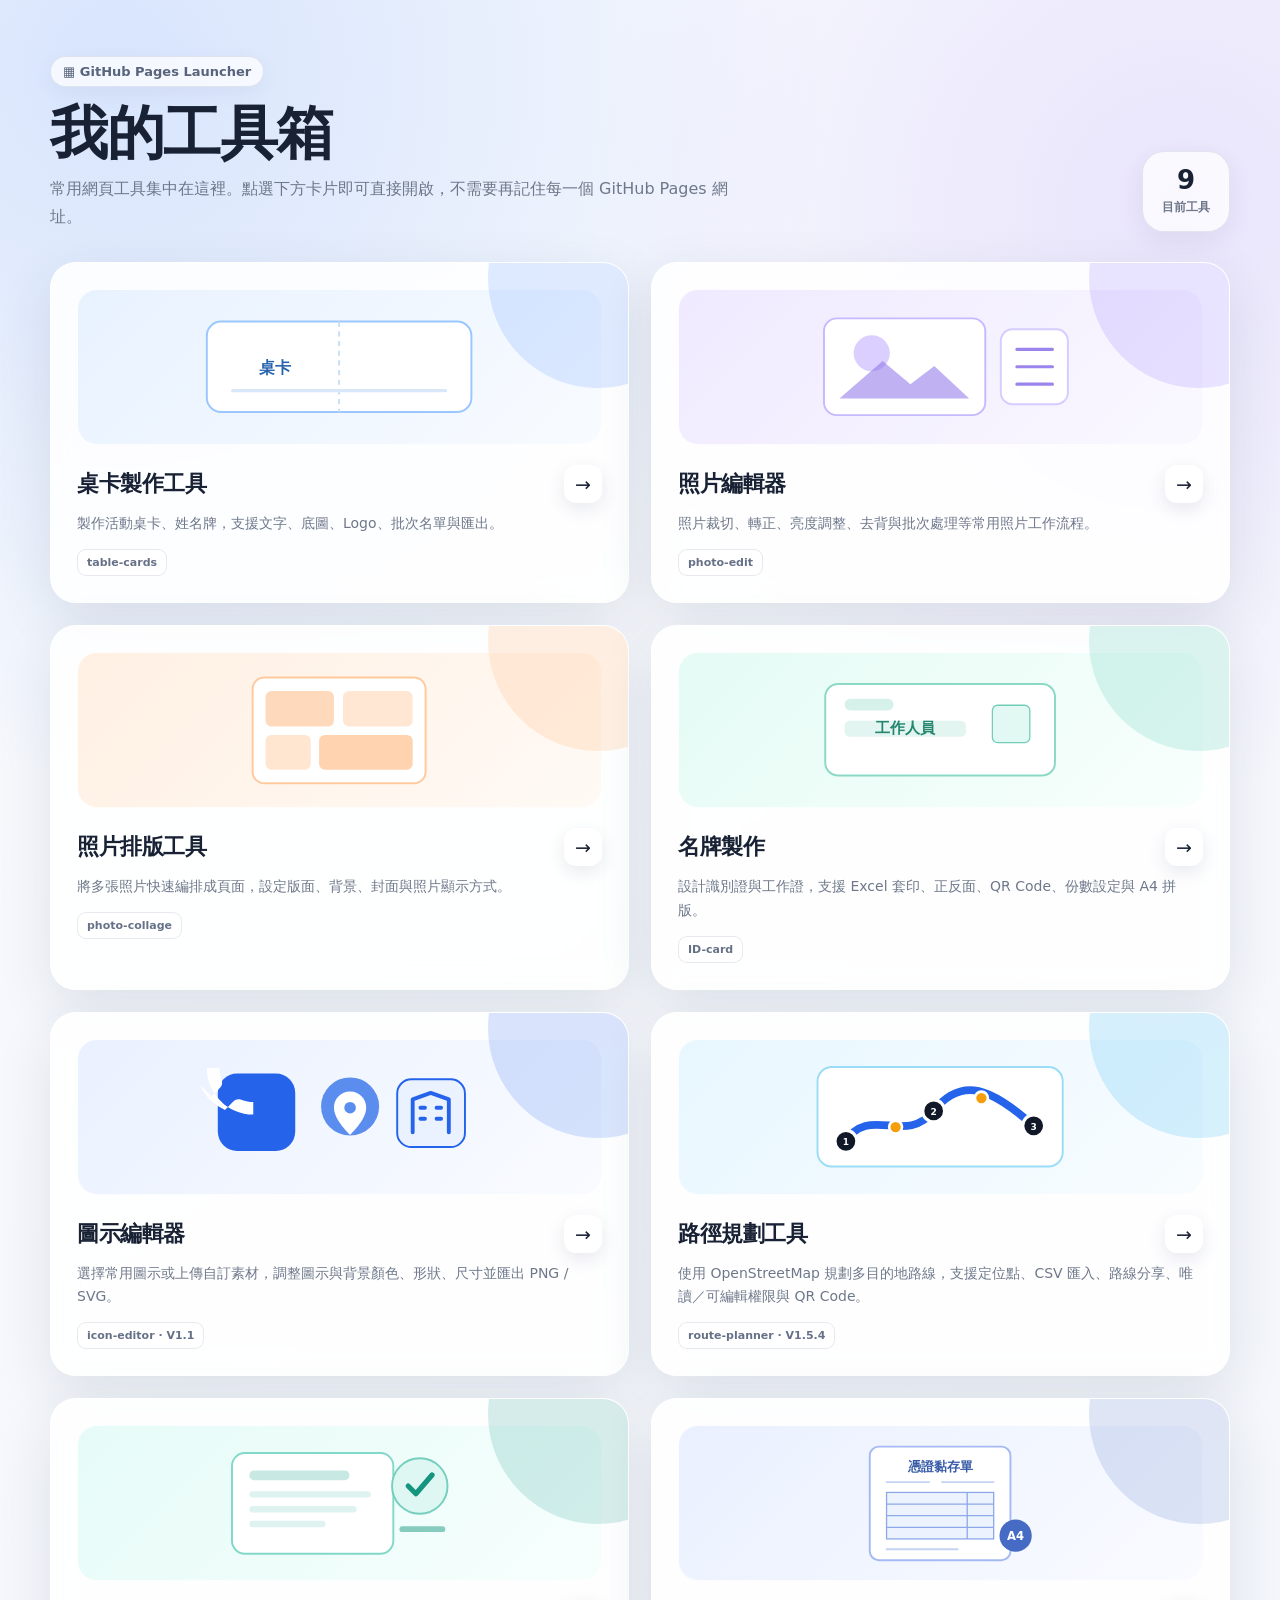
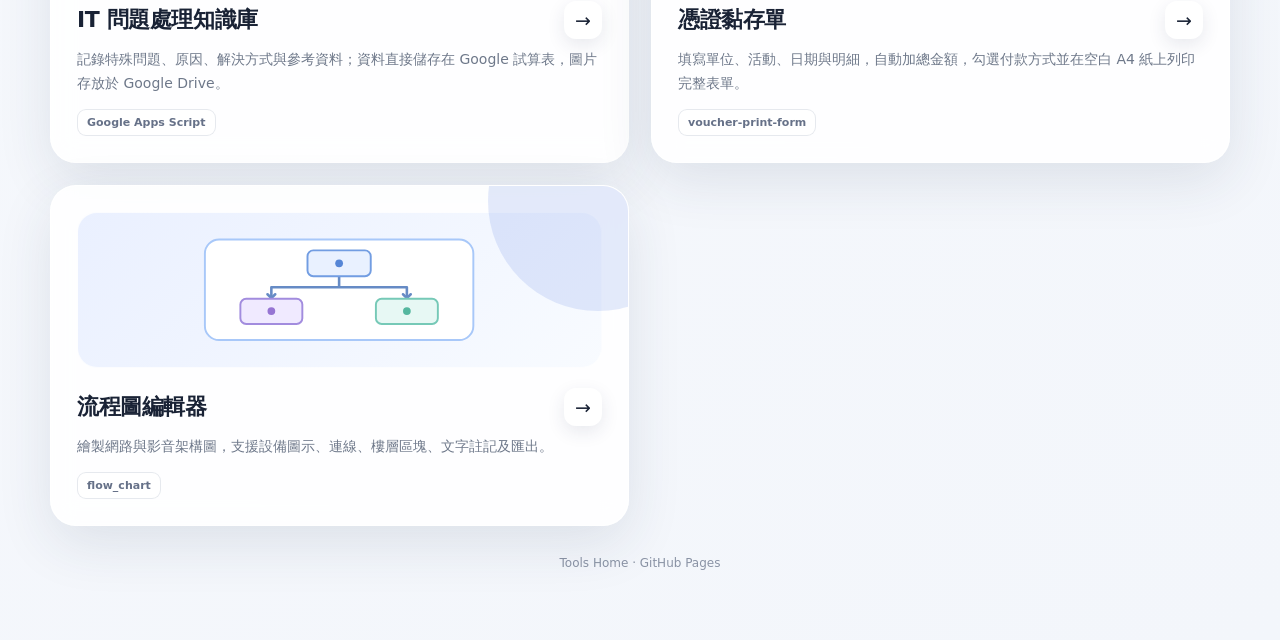
<file: index.html>
<!DOCTYPE html>
<html lang="zh-Hant">
<head>
<meta charset="UTF-8">
<meta name="viewport" content="width=device-width, initial-scale=1.0">
<meta name="theme-color" content="#f4f7fb">
<title>我的工具箱</title>
<style>
:root{--bg:#f3f6fb;--panel:rgba(255,255,255,.88);--text:#192235;--muted:#6e788a;--line:rgba(82,101,137,.14);--shadow:0 18px 55px rgba(37,52,81,.11);--shadow-hover:0 26px 70px rgba(37,52,81,.18);--radius:26px}
*{box-sizing:border-box}html,body{margin:0;min-height:100%;font-family:"Microsoft JhengHei","Noto Sans TC",system-ui,-apple-system,BlinkMacSystemFont,"Segoe UI",sans-serif;color:var(--text)}
body{min-height:100vh;background:radial-gradient(circle at 9% 3%,rgba(74,137,255,.18),transparent 29%),radial-gradient(circle at 92% 9%,rgba(151,97,255,.13),transparent 25%),linear-gradient(145deg,#f7f9fd,var(--bg))}
a{color:inherit;text-decoration:none}.shell{width:min(1180px,calc(100% - 40px));margin:auto;padding:56px 0 70px}.hero{display:flex;align-items:flex-end;justify-content:space-between;gap:24px;margin-bottom:30px}.eyebrow{display:inline-flex;align-items:center;gap:8px;padding:7px 12px;border:1px solid var(--line);border-radius:999px;background:rgba(255,255,255,.72);font-size:13px;font-weight:800;color:#58647b;box-shadow:0 6px 20px rgba(45,61,95,.06)}
h1{margin:15px 0 10px;font-size:clamp(36px,5vw,58px);line-height:1.08;letter-spacing:-1.5px}.hero p{max-width:690px;margin:0;color:var(--muted);font-size:16px;line-height:1.8}.count{flex:0 0 auto;padding:15px 19px;border:1px solid var(--line);border-radius:22px;background:rgba(255,255,255,.74);box-shadow:0 8px 25px rgba(35,52,86,.07);text-align:center}.count strong{display:block;font-size:26px;line-height:1}.count span{display:block;margin-top:6px;color:var(--muted);font-size:12px;font-weight:700}
.grid{display:grid;grid-template-columns:repeat(2,minmax(0,1fr));gap:22px}.card{position:relative;min-height:330px;padding:26px;overflow:hidden;border:1px solid rgba(255,255,255,.9);border-radius:var(--radius);background:var(--panel);box-shadow:var(--shadow);backdrop-filter:blur(12px);transition:.22s ease}.card:hover{transform:translateY(-6px);box-shadow:var(--shadow-hover);border-color:rgba(95,118,160,.24)}.card:focus-visible{outline:4px solid rgba(61,118,255,.25);outline-offset:4px}.card::after{content:"";position:absolute;width:220px;height:220px;right:-80px;top:-95px;border-radius:50%;background:var(--glow);opacity:.75}.art{height:156px;display:flex;align-items:center;justify-content:center;position:relative;overflow:hidden;border:1px solid rgba(255,255,255,.8);border-radius:20px;background:var(--art-bg)}.art svg{width:88%;height:88%;position:relative;z-index:1}.card-head{display:flex;align-items:center;justify-content:space-between;gap:14px;margin-top:20px}.card h2{margin:0;font-size:22px;letter-spacing:-.4px}.arrow{width:38px;height:38px;display:grid;place-items:center;border-radius:12px;background:#fff;box-shadow:0 6px 18px rgba(35,52,86,.1);font-size:19px;transition:transform .2s ease}.card:hover .arrow{transform:translateX(3px)}.card p{margin:9px 0 0;color:var(--muted);font-size:14px;line-height:1.7}.tag{display:inline-block;margin-top:13px;padding:6px 9px;border:1px solid var(--line);border-radius:9px;background:rgba(255,255,255,.72);color:#667188;font-size:11px;font-weight:800}
.table{--glow:rgba(74,142,255,.23);--art-bg:linear-gradient(135deg,#e8f2ff,#f8fbff)}.edit{--glow:rgba(127,92,255,.21);--art-bg:linear-gradient(135deg,#efeaff,#faf8ff)}.collage{--glow:rgba(255,158,79,.22);--art-bg:linear-gradient(135deg,#fff0e3,#fffaf5)}.idcard{--glow:rgba(45,190,156,.22);--art-bg:linear-gradient(135deg,#e5fbf5,#f8fffc)}.iconeditor{--glow:rgba(35,99,235,.22);--art-bg:linear-gradient(135deg,#eaf1ff,#f9fbff)}.routeplanner{--glow:rgba(14,165,233,.22);--art-bg:linear-gradient(135deg,#e8f7ff,#f8fcff)}.voucher{--glow:rgba(70,107,196,.22);--art-bg:linear-gradient(135deg,#eaf0ff,#f9fbff)}.knowledge{--glow:rgba(13,148,136,.22);--art-bg:linear-gradient(135deg,#e6fbf7,#f7fffd)}
.flowchart{--glow:rgba(93,126,226,.22);--art-bg:linear-gradient(135deg,#eaf0ff,#f8fbff)}
footer{margin-top:30px;text-align:center;color:#8a93a5;font-size:12px}@media(max-width:760px){.shell{width:min(100% - 24px,1180px);padding:34px 0 45px}.hero{align-items:flex-start}.count{display:none}.grid{grid-template-columns:1fr}.card{min-height:310px;padding:20px}.art{height:145px}}@media(prefers-reduced-motion:reduce){.card,.arrow{transition:none}.card:hover{transform:none}}
</style>
</head>
<body>
<main class="shell">
<header class="hero"><div><div class="eyebrow">▦ GitHub Pages Launcher</div><h1>我的工具箱</h1><p>常用網頁工具集中在這裡。點選下方卡片即可直接開啟，不需要再記住每一個 GitHub Pages 網址。</p></div><div class="count"><strong>9</strong><span>目前工具</span></div></header>
<section class="grid" aria-label="工具清單">
<a class="card table" href="https://squall021.github.io/table-cards/" aria-label="開啟桌卡製作工具"><div class="art"><svg viewBox="0 0 520 210" aria-hidden="true"><rect x="55" y="35" width="410" height="140" rx="22" fill="#fff" stroke="#9bc7ff" stroke-width="3"/><path d="M260 35v140" stroke="#c6ddf8" stroke-width="3" stroke-dasharray="8 7"/><path d="M95 142h330" stroke="#d9e8f8" stroke-width="5" stroke-linecap="round"/><text x="161" y="114" text-anchor="middle" font-size="25" font-weight="700" fill="#2864ad">桌卡</text></svg></div><div class="card-head"><h2>桌卡製作工具</h2><span class="arrow">→</span></div><p>製作活動桌卡、姓名牌，支援文字、底圖、Logo、批次名單與匯出。</p><span class="tag">table-cards</span></a>
<a class="card edit" href="https://squall021.github.io/photo-edit/" aria-label="開啟照片編輯器"><div class="art"><svg viewBox="0 0 520 210" aria-hidden="true"><rect x="80" y="30" width="250" height="150" rx="20" fill="#fff" stroke="#c7b9ff" stroke-width="3"/><circle cx="154" cy="84" r="28" fill="#dacfff"/><path d="M104 154l67-58 43 36 37-28 54 50z" fill="#8b72e8" opacity=".54"/><g transform="translate(354 47)"><rect width="104" height="116" rx="18" fill="#fff" stroke="#d6ccff" stroke-width="3"/><path d="M25 31h55M25 58h55M25 85h55" stroke="#9b85ec" stroke-width="5" stroke-linecap="round"/></g></svg></div><div class="card-head"><h2>照片編輯器</h2><span class="arrow">→</span></div><p>照片裁切、轉正、亮度調整、去背與批次處理等常用照片工作流程。</p><span class="tag">photo-edit</span></a>
<a class="card collage" href="https://squall021.github.io/photo-collage/" aria-label="開啟照片排版工具"><div class="art"><svg viewBox="0 0 520 210" aria-hidden="true"><rect x="126" y="24" width="268" height="164" rx="18" fill="#fff" stroke="#ffc99e" stroke-width="3"/><rect x="146" y="45" width="106" height="55" rx="9" fill="#ffd9bb"/><rect x="266" y="45" width="108" height="55" rx="9" fill="#ffe7d4"/><rect x="146" y="113" width="70" height="54" rx="9" fill="#ffe6d1"/><rect x="229" y="113" width="145" height="54" rx="9" fill="#ffd3b0"/></svg></div><div class="card-head"><h2>照片排版工具</h2><span class="arrow">→</span></div><p>將多張照片快速編排成頁面，設定版面、背景、封面與照片顯示方式。</p><span class="tag">photo-collage</span></a>
<a class="card idcard" href="https://squall021.github.io/ID-card/" aria-label="開啟名牌製作工具"><div class="art"><svg viewBox="0 0 520 210" aria-hidden="true"><rect x="82" y="34" width="356" height="142" rx="20" fill="#fff" stroke="#8bd9c5" stroke-width="3"/><rect x="112" y="57" width="76" height="18" rx="9" fill="#35b995" opacity=".2"/><rect x="112" y="91" width="188" height="25" rx="8" fill="#35b995" opacity=".14"/><rect x="341" y="67" width="58" height="58" rx="8" fill="#e2f8f2" stroke="#74cdb5" stroke-width="2"/><text x="206" y="110" text-anchor="middle" font-size="24" font-weight="700" fill="#25866f">工作人員</text></svg></div><div class="card-head"><h2>名牌製作</h2><span class="arrow">→</span></div><p>設計識別證與工作證，支援 Excel 套印、正反面、QR Code、份數設定與 A4 拼版。</p><span class="tag">ID-card</span></a>
<a class="card iconeditor" href="https://squall021.github.io/icon-editor/" aria-label="開啟圖示編輯器"><div class="art"><svg viewBox="0 0 520 210" aria-hidden="true"><rect x="72" y="38" width="120" height="120" rx="30" fill="#2563eb"/><path d="M103 91c15 29 25 39 54 54l18-18c5-5 11-6 17-4 9 3 18 5 26 5v27c-55 0-100-45-100-100h27c0 8 2 17 5 26 2 6 1 12-4 17l-18 18" transform="translate(-30 -10) scale(.72)" fill="#fff"/><rect x="232" y="44" width="90" height="90" rx="45" fill="#5b8def"/><path d="M277 66c-14 0-25 11-25 25 0 19 25 42 25 42s25-23 25-42c0-14-11-25-25-25zm0 34a9 9 0 1 1 0-18 9 9 0 0 1 0 18z" fill="#fff"/><rect x="350" y="47" width="105" height="105" rx="22" fill="#eaf1ff" stroke="#2563eb" stroke-width="3"/><path d="M374 129V78l28-10 28 10v51M386 91h7M411 91h7M386 108h7M411 108h7" fill="none" stroke="#2563eb" stroke-width="6" stroke-linecap="round" stroke-linejoin="round"/></svg></div><div class="card-head"><h2>圖示編輯器</h2><span class="arrow">→</span></div><p>選擇常用圖示或上傳自訂素材，調整圖示與背景顏色、形狀、尺寸並匯出 PNG / SVG。</p><span class="tag">icon-editor · V1.1</span></a>
<a class="card routeplanner" href="https://squall021.github.io/route-planner/" aria-label="開啟路徑規劃工具"><div class="art"><svg viewBox="0 0 520 210" aria-hidden="true"><rect x="70" y="28" width="380" height="154" rx="22" fill="#fff" stroke="#9bdcf6" stroke-width="3"/><path d="M112 145C150 84 206 151 250 96S340 61 406 120" fill="none" stroke="#2563eb" stroke-width="12" stroke-linecap="round" stroke-linejoin="round"/><circle cx="114" cy="143" r="17" fill="#111827" stroke="#fff" stroke-width="5"/><circle cx="250" cy="96" r="17" fill="#111827" stroke="#fff" stroke-width="5"/><circle cx="405" cy="119" r="17" fill="#111827" stroke="#fff" stroke-width="5"/><circle cx="191" cy="121" r="10" fill="#f59e0b" stroke="#fff" stroke-width="4"/><circle cx="324" cy="76" r="10" fill="#f59e0b" stroke="#fff" stroke-width="4"/><text x="114" y="149" text-anchor="middle" font-size="14" font-weight="800" fill="#fff">1</text><text x="250" y="102" text-anchor="middle" font-size="14" font-weight="800" fill="#fff">2</text><text x="405" y="125" text-anchor="middle" font-size="14" font-weight="800" fill="#fff">3</text></svg></div><div class="card-head"><h2>路徑規劃工具</h2><span class="arrow">→</span></div><p>使用 OpenStreetMap 規劃多目的地路線，支援定位點、CSV 匯入、路線分享、唯讀／可編輯權限與 QR Code。</p><span class="tag">route-planner · V1.5.4</span></a>
<a class="card knowledge" href="https://script.google.com/macros/s/AKfycbw3EKyF6JklNH8o-5qNsfWs-Ra4sh7tf52tB00YieVcHJUgbrg1BltepWJzDWqhQylY/exec" aria-label="開啟 IT 問題處理知識庫"><div class="art"><svg viewBox="0 0 520 210" aria-hidden="true"><rect x="94" y="28" width="250" height="156" rx="20" fill="#fff" stroke="#82d8c9" stroke-width="3"/><rect x="121" y="55" width="155" height="15" rx="7" fill="#19a38c" opacity=".24"/><rect x="121" y="87" width="188" height="10" rx="5" fill="#19a38c" opacity=".14"/><rect x="121" y="110" width="166" height="10" rx="5" fill="#19a38c" opacity=".14"/><rect x="121" y="133" width="118" height="10" rx="5" fill="#19a38c" opacity=".14"/><circle cx="385" cy="79" r="43" fill="#dff7f2" stroke="#76cfbe" stroke-width="3"/><path d="M367 79l12 12 25-29" fill="none" stroke="#15947f" stroke-width="8" stroke-linecap="round" stroke-linejoin="round"/><path d="M358 146h62" stroke="#15947f" stroke-width="9" stroke-linecap="round" opacity=".48"/></svg></div><div class="card-head"><h2>IT 問題處理知識庫</h2><span class="arrow">→</span></div><p>記錄特殊問題、原因、解決方式與參考資料；資料直接儲存在 Google 試算表，圖片存放於 Google Drive。</p><span class="tag">Google Apps Script</span></a>
<a class="card voucher" href="https://squall021.github.io/voucher-print-form/" aria-label="開啟憑證黏存單列印工具"><div class="art"><svg viewBox="0 0 520 210" aria-hidden="true"><rect x="151" y="18" width="218" height="176" rx="14" fill="#fff" stroke="#a5baf4" stroke-width="3"/><text x="260" y="56" text-anchor="middle" font-size="20" font-weight="700" fill="#385ba8">憑證黏存單</text><path d="M177 73h66M263 73h80" stroke="#c5d3f2" stroke-width="3" stroke-linecap="round"/><rect x="177" y="89" width="166" height="72" fill="#edf2ff" stroke="#8ca8e7" stroke-width="2"/><path d="M302 89v72M177 107h166M177 125h166M177 143h166" stroke="#8ca8e7" stroke-width="2"/><path d="M177 177h110" stroke="#c5d3f2" stroke-width="3" stroke-linecap="round"/><circle cx="377" cy="156" r="25" fill="#466bc4"/><text x="377" y="162" text-anchor="middle" font-size="18" font-weight="700" fill="#fff">A4</text></svg></div><div class="card-head"><h2>憑證黏存單</h2><span class="arrow">→</span></div><p>填寫單位、活動、日期與明細，自動加總金額，勾選付款方式並在空白 A4 紙上列印完整表單。</p><span class="tag">voucher-print-form</span></a>
<a class="card flowchart" href="https://squall021.github.io/flow_chart/" aria-label="開啟流程圖編輯器"><div class="art"><svg viewBox="0 0 520 210" aria-hidden="true"><rect x="52" y="27" width="416" height="156" rx="22" fill="#fff" stroke="#a8c8f9" stroke-width="3"/><g fill="none" stroke="#668bc5" stroke-width="4" stroke-linecap="round" stroke-linejoin="round"><path d="M260 77v24M260 101H155v17M260 101h105v17"/><path d="m149 112 6 6 6-6m198 0 6 6 6-6"/></g><rect x="211" y="44" width="98" height="40" rx="9" fill="#e9f1ff" stroke="#729de2" stroke-width="3"/><rect x="107" y="119" width="96" height="39" rx="9" fill="#f0eaff" stroke="#a28cde" stroke-width="3"/><rect x="317" y="119" width="96" height="39" rx="9" fill="#e7f8f4" stroke="#76c9b7" stroke-width="3"/><circle cx="260" cy="64" r="6" fill="#5686d6"/><circle cx="155" cy="138" r="6" fill="#9675d3"/><circle cx="365" cy="138" r="6" fill="#55b79f"/></svg></div><div class="card-head"><h2>流程圖編輯器</h2><span class="arrow">→</span></div><p>繪製網路與影音架構圖，支援設備圖示、連線、樓層區塊、文字註記及匯出。</p><span class="tag">flow_chart</span></a>
</section>
<footer>Tools Home · GitHub Pages</footer>
</main>
</body>
</html>
</file>
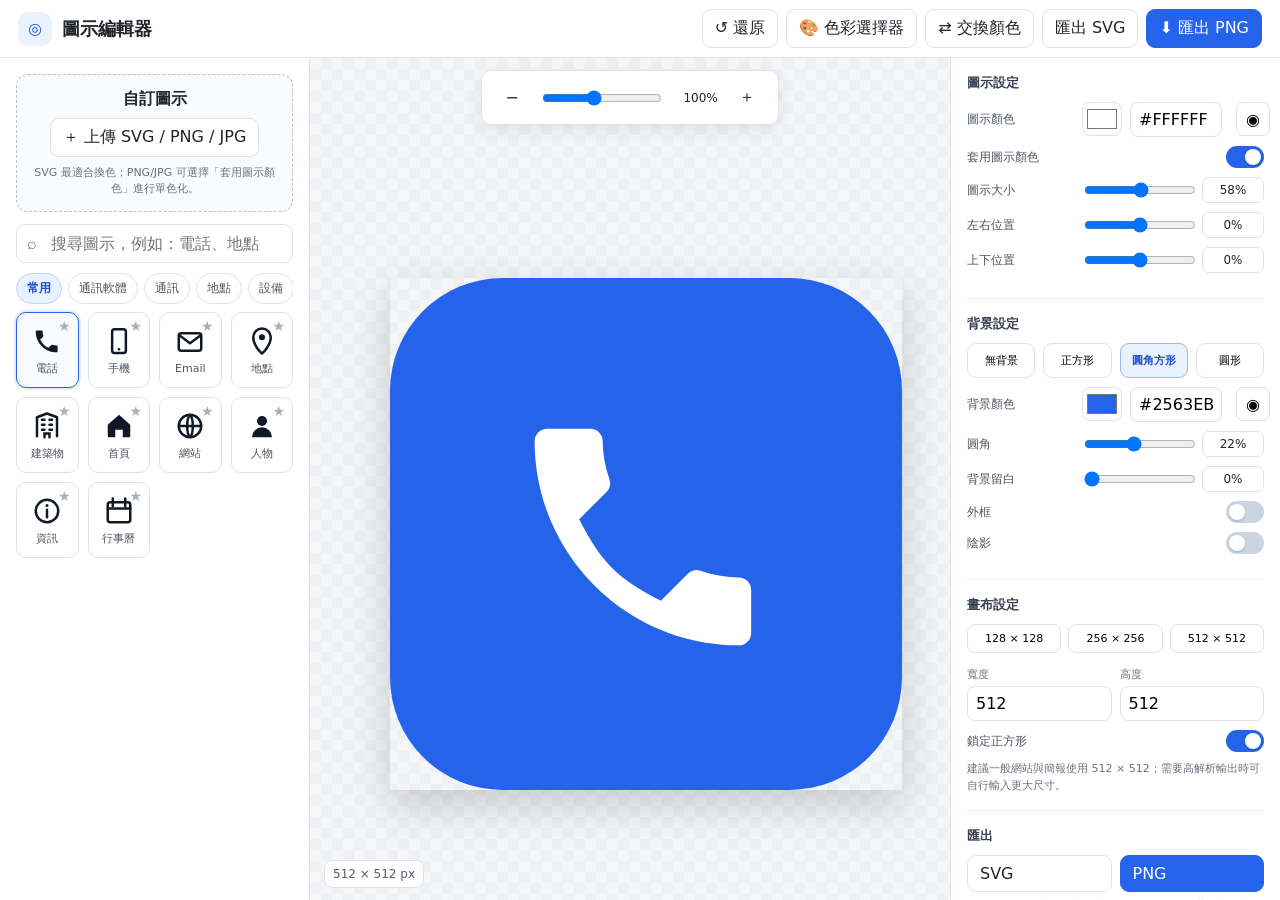
<file: icon-editor/index.html>
<!DOCTYPE html>
<html lang="zh-Hant">
<head>
<meta charset="UTF-8">
<meta name="viewport" content="width=device-width,initial-scale=1.0">
<title>圖示編輯器 V1.3</title>
<style>
html,body{margin:0;width:100%;height:100%;overflow:hidden;background:#f5f6f8}
iframe{display:block;width:100%;height:100%;border:0}
</style>
</head>
<body>
<iframe id="appFrame" src="base-v1.1.html" title="圖示編輯器"></iframe>
<script>
const frame=document.getElementById('appFrame');
frame.addEventListener('load',()=>{
  const doc=frame.contentDocument;
  if(!doc) return;

  const brands=doc.createElement('script');
  brands.src='brands.js?v=1.3';
  brands.onload=()=>{
    const picker=doc.createElement('script');
    picker.src='color-picker.js?v=1.3';
    doc.body.appendChild(picker);
  };
  doc.body.appendChild(brands);
});
</script>
</body>
</html>
</file>
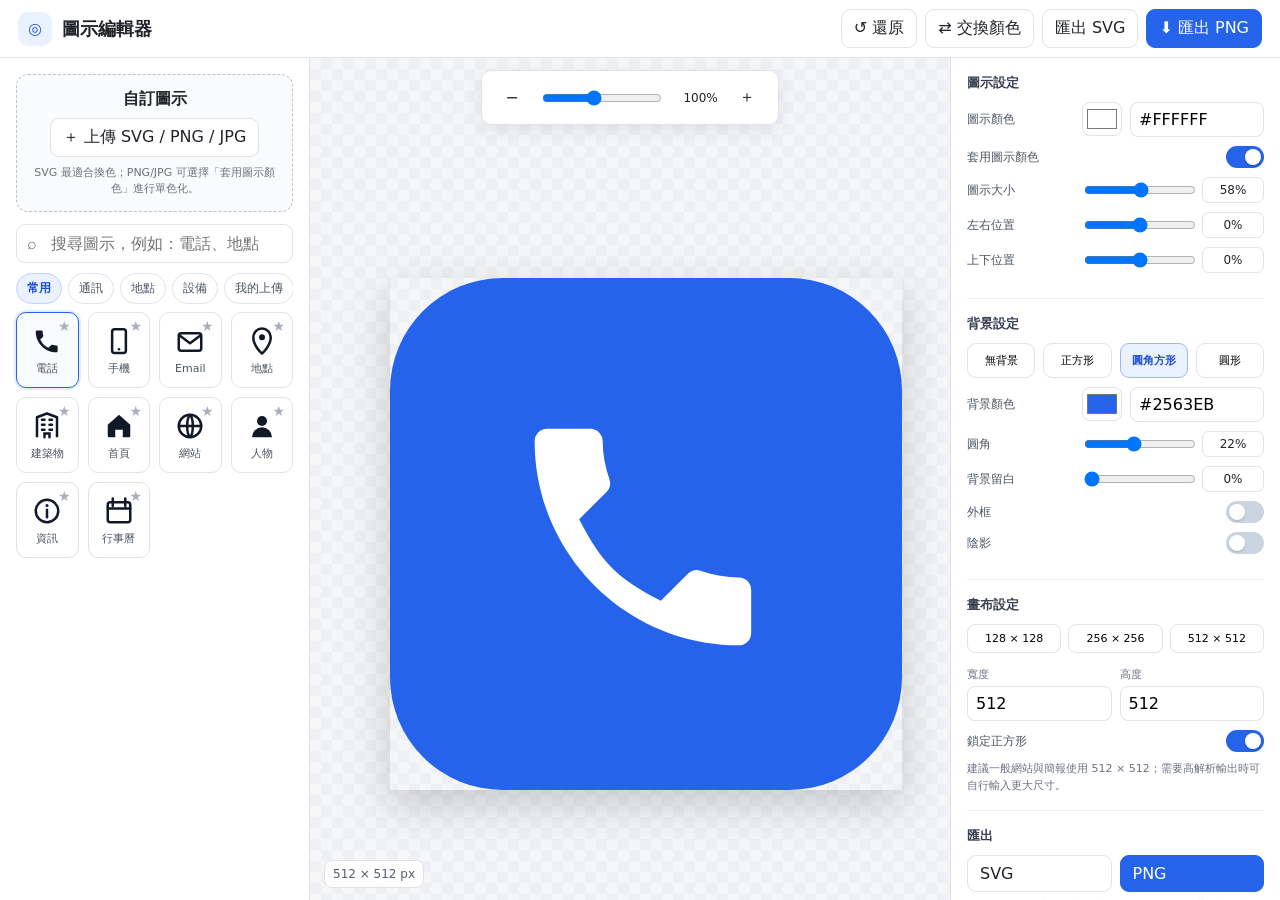
<file: icon-editor/base-v1.1.html>
<!DOCTYPE html>
<html lang="zh-Hant">
<head>
<meta charset="UTF-8">
<meta name="viewport" content="width=device-width, initial-scale=1.0">
<title>圖示編輯器 V1.1</title>
<style>
  :root{
    --bg:#f5f6f8;
    --panel:#ffffff;
    --line:#dfe3e8;
    --text:#20242a;
    --muted:#6b7280;
    --accent:#2563eb;
    --accent-soft:#eaf1ff;
    --danger:#dc2626;
    --shadow:0 8px 24px rgba(0,0,0,.08);
    --radius:14px;
  }
  *{box-sizing:border-box}
  body{
    margin:0;
    font-family:"Segoe UI","Microsoft JhengHei",system-ui,-apple-system,sans-serif;
    color:var(--text);
    background:var(--bg);
    min-height:100vh;
    overflow:hidden;
  }
  button,input,select{font:inherit}
  button{cursor:pointer}
  .app{
    display:grid;
    grid-template-rows:58px 1fr;
    height:100vh;
  }
  .topbar{
    display:flex;
    align-items:center;
    justify-content:space-between;
    gap:16px;
    padding:0 18px;
    background:#fff;
    border-bottom:1px solid var(--line);
  }
  .brand{
    display:flex;
    align-items:center;
    gap:10px;
    min-width:0;
  }
  .brand-logo{
    width:34px;height:34px;border-radius:10px;
    display:grid;place-items:center;
    background:var(--accent-soft); color:var(--accent);
    font-weight:700;
  }
  .brand h1{font-size:18px;margin:0;white-space:nowrap}
  .toolbar{
    display:flex;align-items:center;gap:8px;flex-wrap:wrap;
  }
  .btn{
    border:1px solid var(--line);
    background:#fff;
    color:var(--text);
    border-radius:9px;
    padding:8px 12px;
    display:inline-flex;align-items:center;gap:6px;
  }
  .btn:hover{background:#f8fafc}
  .btn.primary{background:var(--accent);color:#fff;border-color:var(--accent)}
  .btn.primary:hover{filter:brightness(.96)}
  .btn.ghost{border-color:transparent;background:transparent}
  .btn.danger{color:var(--danger)}
  .workspace{
    display:grid;
    grid-template-columns:310px 1fr 330px;
    min-height:0;
  }
  .panel{
    background:var(--panel);
    min-height:0;
    overflow:auto;
  }
  .left{border-right:1px solid var(--line)}
  .right{border-left:1px solid var(--line)}
  .panel-inner{padding:16px}
  .section-title{
    font-size:13px;
    font-weight:700;
    margin:0 0 10px;
    color:#374151;
  }
  .search{
    position:relative;
    margin-bottom:10px;
  }
  .search input{
    width:100%;
    border:1px solid var(--line);
    border-radius:9px;
    padding:9px 10px 9px 34px;
    outline:none;
    background:#fff;
  }
  .search span{
    position:absolute;left:11px;top:50%;transform:translateY(-50%);
    color:var(--muted);
  }
  .tabs{
    display:flex;gap:6px;overflow:auto;padding-bottom:8px;
    scrollbar-width:thin;
  }
  .tab{
    flex:0 0 auto;
    border:1px solid var(--line);
    border-radius:999px;
    padding:6px 10px;
    background:#fff;
    color:#4b5563;
    font-size:12px;
  }
  .tab.active{
    background:var(--accent-soft);
    border-color:#bfd3ff;
    color:#1d4ed8;
    font-weight:700;
  }
  .icon-grid{
    display:grid;
    grid-template-columns:repeat(4,1fr);
    gap:9px;
  }
  .icon-item{
    position:relative;
    border:1px solid var(--line);
    border-radius:10px;
    background:#fff;
    min-height:76px;
    padding:9px 6px 6px;
    display:flex;
    cursor:pointer;
    user-select:none;
    flex-direction:column;
    align-items:center;
    justify-content:center;
    gap:5px;
  }
  .icon-item:hover{border-color:#9db7ef;background:#fbfdff}
  .icon-item.active{
    border-color:var(--accent);
    box-shadow:0 0 0 2px rgba(37,99,235,.12);
    background:#f8fbff;
  }
  .icon-preview{
    width:30px;height:30px;
    color:#111827;
    display:grid;place-items:center;
  }
  .icon-preview svg{width:100%;height:100%}
  .icon-name{
    font-size:11px;
    color:#4b5563;
    max-width:100%;
    overflow:hidden;
    text-overflow:ellipsis;
    white-space:nowrap;
  }
  .favorite{
    position:absolute;right:5px;top:4px;
    border:none;background:transparent;color:#a8afb9;
    padding:2px;font-size:14px;line-height:1;
  }
  .favorite.on{color:#f59e0b}
  .upload-box{
    border:1.5px dashed #b9c2cf;
    border-radius:12px;
    padding:14px;
    text-align:center;
    background:#fafbfc;
    margin-bottom:12px;
  }
  .upload-box input{display:none}
  .upload-box .btn{justify-content:center}
  .upload-note{
    margin-top:8px;
    font-size:11px;
    color:var(--muted);
    line-height:1.45;
  }

  .stage{
    position:relative;
    min-width:0;
    min-height:0;
    overflow:auto;
    background:
      linear-gradient(45deg,#eef0f3 25%,transparent 25%),
      linear-gradient(-45deg,#eef0f3 25%,transparent 25%),
      linear-gradient(45deg,transparent 75%,#eef0f3 75%),
      linear-gradient(-45deg,transparent 75%,#eef0f3 75%);
    background-size:22px 22px;
    background-position:0 0,0 11px,11px -11px,-11px 0;
  }
  .stage-toolbar{
    position:sticky;
    top:12px;
    z-index:5;
    display:flex;
    justify-content:center;
    pointer-events:none;
  }
  .stage-toolbar .group{
    pointer-events:auto;
    display:flex;align-items:center;gap:8px;
    padding:7px 10px;
    border:1px solid var(--line);
    background:rgba(255,255,255,.94);
    backdrop-filter:blur(8px);
    border-radius:10px;
    box-shadow:0 5px 18px rgba(0,0,0,.08);
  }
  .stage-toolbar input[type=range]{width:120px}
  .stage-center{
    min-height:100%;
    min-width:100%;
    display:grid;
    place-items:center;
    padding:80px;
  }
  .canvas-wrap{
    position:relative;
    box-shadow:0 15px 40px rgba(0,0,0,.18);
    background:transparent;
    transform-origin:center center;
  }
  #previewSvg{display:block}
  .stage-info{
    position:absolute;
    left:14px;bottom:12px;
    color:#556070;
    font-size:12px;
    background:rgba(255,255,255,.9);
    border:1px solid var(--line);
    border-radius:8px;
    padding:6px 8px;
  }

  .control-section{
    border-bottom:1px solid #edf0f3;
    padding:0 0 16px;
    margin-bottom:16px;
  }
  .control-section:last-child{border-bottom:none}
  .control-row{
    display:grid;
    grid-template-columns:105px 1fr;
    gap:10px;
    align-items:center;
    margin:9px 0;
  }
  .control-row label{
    color:#4b5563;
    font-size:12px;
  }
  .control-row input[type="text"],
  .control-row input[type="number"],
  .control-row select{
    width:100%;
    border:1px solid var(--line);
    border-radius:8px;
    padding:7px 8px;
    outline:none;
    background:#fff;
  }
  .control-row input:focus,.control-row select:focus{border-color:#94b4f6}
  .range-line{
    display:grid;
    grid-template-columns:1fr 62px;
    gap:8px;
    align-items:center;
  }
  .range-line input[type=range]{width:100%}
  .mini-val{
    border:1px solid var(--line);
    border-radius:7px;
    padding:5px 6px;
    text-align:center;
    font-size:12px;
    background:#fff;
  }
  .color-field{
    display:grid;
    grid-template-columns:40px 1fr;
    gap:8px;
  }
  input[type="color"]{
    width:40px;height:34px;padding:2px;
    border:1px solid var(--line);
    border-radius:8px;background:#fff;
  }
  .shape-grid{
    display:grid;
    grid-template-columns:repeat(4,1fr);
    gap:8px;
  }
  .shape-btn{
    border:1px solid var(--line);
    border-radius:9px;
    background:#fff;
    padding:9px 4px;
    font-size:11px;
  }
  .shape-btn.active{
    background:var(--accent-soft);
    color:#1d4ed8;
    border-color:#9bb8f5;
    font-weight:700;
  }
  .preset-grid{
    display:grid;
    grid-template-columns:repeat(3,1fr);
    gap:7px;
  }
  .preset{
    border:1px solid var(--line);
    background:#fff;
    border-radius:8px;
    padding:7px 6px;
    font-size:11px;
  }
  .preset:hover{background:#f8fafc}
  .two-cols{
    display:grid;
    grid-template-columns:1fr 1fr;
    gap:8px;
  }
  .check-row{
    display:flex;
    align-items:center;
    justify-content:space-between;
    gap:10px;
    margin:9px 0;
    font-size:12px;color:#4b5563;
  }
  .switch{
    position:relative;width:38px;height:22px;
  }
  .switch input{display:none}
  .slider{
    position:absolute;inset:0;background:#cbd5e1;border-radius:999px;
    transition:.2s;
  }
  .slider:before{
    content:"";position:absolute;width:16px;height:16px;left:3px;top:3px;
    background:#fff;border-radius:50%;transition:.2s;box-shadow:0 1px 2px rgba(0,0,0,.2);
  }
  .switch input:checked + .slider{background:var(--accent)}
  .switch input:checked + .slider:before{transform:translateX(16px)}
  .small-note{
    font-size:11px;color:var(--muted);line-height:1.5;margin-top:6px;
  }
  .empty{
    grid-column:1/-1;
    text-align:center;
    color:var(--muted);
    padding:24px 10px;
    font-size:12px;
  }
  .toast{
    position:fixed;
    left:50%;bottom:24px;transform:translateX(-50%) translateY(20px);
    background:#111827;color:#fff;padding:10px 14px;border-radius:9px;
    font-size:13px;opacity:0;pointer-events:none;transition:.25s;z-index:99;
  }
  .toast.show{opacity:1;transform:translateX(-50%) translateY(0)}
  @media(max-width:1050px){
    body{overflow:auto}
    .app{height:auto;min-height:100vh}
    .workspace{grid-template-columns:260px minmax(520px,1fr) 300px;min-width:1080px;min-height:calc(100vh - 58px)}
  }
</style>
</head>
<body>
<div class="app">
  <header class="topbar">
    <div class="brand">
      <div class="brand-logo">◎</div>
      <h1>圖示編輯器</h1>
    </div>
    <div class="toolbar">
      <button class="btn" id="resetBtn">↺ 還原</button>
      <button class="btn" id="swapBtn">⇄ 交換顏色</button>
      <button class="btn" id="svgBtn">匯出 SVG</button>
      <button class="btn primary" id="pngBtn">⬇ 匯出 PNG</button>
    </div>
  </header>

  <main class="workspace">
    <aside class="panel left">
      <div class="panel-inner">
        <div class="upload-box">
          <div style="font-weight:700;margin-bottom:8px;">自訂圖示</div>
          <label class="btn" for="fileInput">＋ 上傳 SVG / PNG / JPG</label>
          <input id="fileInput" type="file" accept=".svg,image/svg+xml,image/png,image/jpeg,image/webp" multiple>
          <div class="upload-note">SVG 最適合換色；PNG/JPG 可選擇「套用圖示顏色」進行單色化。</div>
        </div>

        <div class="search">
          <span>⌕</span>
          <input id="searchInput" type="text" placeholder="搜尋圖示，例如：電話、地點">
        </div>

        <div class="tabs" id="tabs"></div>
        <div class="icon-grid" id="iconGrid"></div>
      </div>
    </aside>

    <section class="stage" id="stage">
      <div class="stage-toolbar">
        <div class="group">
          <button class="btn ghost" id="zoomOut">−</button>
          <input id="zoomRange" type="range" min="25" max="200" step="5" value="100">
          <span id="zoomLabel" style="width:46px;text-align:right;font-size:12px;">100%</span>
          <button class="btn ghost" id="zoomIn">＋</button>
        </div>
      </div>

      <div class="stage-center">
        <div class="canvas-wrap" id="canvasWrap">
          <svg id="previewSvg" xmlns="http://www.w3.org/2000/svg" width="512" height="512" viewBox="0 0 512 512"></svg>
        </div>
      </div>
      <div class="stage-info" id="stageInfo">512 × 512 px</div>
    </section>

    <aside class="panel right">
      <div class="panel-inner">
        <div class="control-section">
          <div class="section-title">圖示設定</div>

          <div class="control-row">
            <label>圖示顏色</label>
            <div class="color-field">
              <input id="iconColor" type="color" value="#ffffff">
              <input id="iconHex" type="text" value="#FFFFFF">
            </div>
          </div>

          <div class="check-row">
            <span>套用圖示顏色</span>
            <label class="switch">
              <input id="tintToggle" type="checkbox" checked>
              <span class="slider"></span>
            </label>
          </div>

          <div class="control-row">
            <label>圖示大小</label>
            <div class="range-line">
              <input id="iconSize" type="range" min="20" max="95" value="58">
              <div class="mini-val" id="iconSizeVal">58%</div>
            </div>
          </div>

          <div class="control-row">
            <label>左右位置</label>
            <div class="range-line">
              <input id="offsetX" type="range" min="-40" max="40" value="0">
              <div class="mini-val" id="offsetXVal">0%</div>
            </div>
          </div>

          <div class="control-row">
            <label>上下位置</label>
            <div class="range-line">
              <input id="offsetY" type="range" min="-40" max="40" value="0">
              <div class="mini-val" id="offsetYVal">0%</div>
            </div>
          </div>
        </div>

        <div class="control-section">
          <div class="section-title">背景設定</div>

          <div class="shape-grid" id="shapeGrid">
            <button class="shape-btn" data-shape="none">無背景</button>
            <button class="shape-btn" data-shape="square">正方形</button>
            <button class="shape-btn active" data-shape="rounded">圓角方形</button>
            <button class="shape-btn" data-shape="circle">圓形</button>
          </div>

          <div class="control-row">
            <label>背景顏色</label>
            <div class="color-field">
              <input id="bgColor" type="color" value="#2563eb">
              <input id="bgHex" type="text" value="#2563EB">
            </div>
          </div>

          <div class="control-row" id="radiusRow">
            <label>圓角</label>
            <div class="range-line">
              <input id="radiusRange" type="range" min="0" max="50" value="22">
              <div class="mini-val" id="radiusVal">22%</div>
            </div>
          </div>

          <div class="control-row">
            <label>背景留白</label>
            <div class="range-line">
              <input id="bgInset" type="range" min="0" max="30" value="0">
              <div class="mini-val" id="bgInsetVal">0%</div>
            </div>
          </div>

          <div class="check-row">
            <span>外框</span>
            <label class="switch">
              <input id="borderToggle" type="checkbox">
              <span class="slider"></span>
            </label>
          </div>

          <div id="borderControls" style="display:none;">
            <div class="control-row">
              <label>外框顏色</label>
              <div class="color-field">
                <input id="borderColor" type="color" value="#ffffff">
                <input id="borderHex" type="text" value="#FFFFFF">
              </div>
            </div>
            <div class="control-row">
              <label>外框粗細</label>
              <div class="range-line">
                <input id="borderWidth" type="range" min="1" max="12" value="3">
                <div class="mini-val" id="borderWidthVal">3%</div>
              </div>
            </div>
          </div>

          <div class="check-row">
            <span>陰影</span>
            <label class="switch">
              <input id="shadowToggle" type="checkbox">
              <span class="slider"></span>
            </label>
          </div>
        </div>

        <div class="control-section">
          <div class="section-title">畫布設定</div>

          <div class="preset-grid">
            <button class="preset" data-size="128">128 × 128</button>
            <button class="preset" data-size="256">256 × 256</button>
            <button class="preset" data-size="512">512 × 512</button>
          </div>

          <div class="two-cols" style="margin-top:10px;">
            <div>
              <label style="font-size:11px;color:#6b7280;">寬度</label>
              <input id="canvasW" type="number" min="20" max="4096" value="512"
                style="width:100%;margin-top:4px;border:1px solid var(--line);border-radius:8px;padding:7px 8px;">
            </div>
            <div>
              <label style="font-size:11px;color:#6b7280;">高度</label>
              <input id="canvasH" type="number" min="20" max="4096" value="512"
                style="width:100%;margin-top:4px;border:1px solid var(--line);border-radius:8px;padding:7px 8px;">
            </div>
          </div>

          <div class="check-row">
            <span>鎖定正方形</span>
            <label class="switch">
              <input id="lockSquare" type="checkbox" checked>
              <span class="slider"></span>
            </label>
          </div>

          <div class="small-note">建議一般網站與簡報使用 512 × 512；需要高解析輸出時可自行輸入更大尺寸。</div>
        </div>

        <div class="control-section">
          <div class="section-title">匯出</div>
          <div class="two-cols">
            <button class="btn" id="svgBtn2">SVG</button>
            <button class="btn primary" id="pngBtn2">PNG</button>
          </div>
          <div class="small-note">PNG 會依目前畫布尺寸輸出；SVG 可保留向量背景與內建 SVG 圖示。</div>
        </div>
      </div>
    </aside>
  </main>
</div>

<div class="toast" id="toast"></div>

<script>
const SVG_NS = "http://www.w3.org/2000/svg";

const icons = [
  {id:"phone", name:"電話", category:"常用", keywords:"電話 phone 通訊", viewBox:"0 0 24 24", svg:`<path d="M6.6 10.8c1.8 3.5 3.1 4.8 6.6 6.6l2.2-2.2a1 1 0 0 1 1-.24c1.08.36 2.1.55 3.1.55a1 1 0 0 1 1 1V20a1 1 0 0 1-1 1C10.4 21 3 13.6 3 4.5a1 1 0 0 1 1-1H7.5a1 1 0 0 1 1 1c0 1 .19 2.02.55 3.1a1 1 0 0 1-.24 1L6.6 10.8Z" fill="currentColor"/>`},
  {id:"mobile", name:"手機", category:"常用", keywords:"手機 mobile phone", viewBox:"0 0 24 24", svg:`<rect x="6.5" y="2.5" width="11" height="19" rx="2" fill="none" stroke="currentColor" stroke-width="2"/><circle cx="12" cy="18.5" r="1" fill="currentColor"/>`},
  {id:"mail", name:"Email", category:"常用", keywords:"email 信箱 信封 mail", viewBox:"0 0 24 24", svg:`<rect x="3" y="5" width="18" height="14" rx="2" fill="none" stroke="currentColor" stroke-width="2"/><path d="m4 7 8 6 8-6" fill="none" stroke="currentColor" stroke-width="2" stroke-linecap="round" stroke-linejoin="round"/>`},
  {id:"location", name:"地點", category:"常用", keywords:"地點 地址 定位 location pin map", viewBox:"0 0 24 24", svg:`<path d="M12 22s7-6 7-13A7 7 0 0 0 5 9c0 7 7 13 7 13Z" fill="none" stroke="currentColor" stroke-width="2" stroke-linejoin="round"/><circle cx="12" cy="9" r="2.4" fill="currentColor"/>`},
  {id:"building", name:"建築物", category:"常用", keywords:"建築物 大樓 building office", viewBox:"0 0 24 24", svg:`<path d="M4 21V5l8-3 8 3v16" fill="none" stroke="currentColor" stroke-width="2" stroke-linejoin="round"/><path d="M8 7h2M14 7h2M8 11h2M14 11h2M8 15h2M14 15h2M10 21v-3h4v3" fill="none" stroke="currentColor" stroke-width="2" stroke-linecap="round"/>`},
  {id:"home", name:"首頁", category:"常用", keywords:"首頁 房子 home house", viewBox:"0 0 24 24", svg:`<path d="m3 11 9-8 9 8v9a1 1 0 0 1-1 1h-5v-6H9v6H4a1 1 0 0 1-1-1v-9Z" fill="currentColor"/>`},
  {id:"globe", name:"網站", category:"常用", keywords:"網站 地球 globe web www", viewBox:"0 0 24 24", svg:`<circle cx="12" cy="12" r="9" fill="none" stroke="currentColor" stroke-width="2"/><path d="M3 12h18M12 3c3 3 3 15 0 18M12 3c-3 3-3 15 0 18" fill="none" stroke="currentColor" stroke-width="2"/>`},
  {id:"person", name:"人物", category:"常用", keywords:"人物 聯絡人 user person", viewBox:"0 0 24 24", svg:`<circle cx="12" cy="8" r="4" fill="currentColor"/><path d="M4 21a8 8 0 0 1 16 0H4Z" fill="currentColor"/>`},
  {id:"info", name:"資訊", category:"常用", keywords:"資訊 info information", viewBox:"0 0 24 24", svg:`<circle cx="12" cy="12" r="9" fill="none" stroke="currentColor" stroke-width="2"/><circle cx="12" cy="7.5" r="1.2" fill="currentColor"/><path d="M12 11v6" stroke="currentColor" stroke-width="2" stroke-linecap="round"/>`},
  {id:"calendar", name:"行事曆", category:"常用", keywords:"行事曆 日期 日曆 calendar", viewBox:"0 0 24 24", svg:`<rect x="3" y="5" width="18" height="16" rx="2" fill="none" stroke="currentColor" stroke-width="2"/><path d="M7 2v6M17 2v6M3 10h18" stroke="currentColor" stroke-width="2" stroke-linecap="round"/>`},

  {id:"chat", name:"訊息", category:"通訊", keywords:"聊天 訊息 chat message", viewBox:"0 0 24 24", svg:`<path d="M4 4h16v12H9l-5 4V4Z" fill="none" stroke="currentColor" stroke-width="2" stroke-linejoin="round"/><path d="M8 9h8M8 13h5" stroke="currentColor" stroke-width="2" stroke-linecap="round"/>`},
  {id:"at", name:"@", category:"通訊", keywords:"@ email at", viewBox:"0 0 24 24", svg:`<path d="M16 8v6a3 3 0 0 0 6 0v-2a10 10 0 1 0-3 7.2" fill="none" stroke="currentColor" stroke-width="2" stroke-linecap="round"/><circle cx="12" cy="12" r="4" fill="none" stroke="currentColor" stroke-width="2"/>`},
  {id:"fax", name:"傳真", category:"通訊", keywords:"傳真 fax printer", viewBox:"0 0 24 24", svg:`<path d="M7 3h10v5H7zM5 9h14a2 2 0 0 1 2 2v7h-4v3H7v-3H3v-7a2 2 0 0 1 2-2Z" fill="none" stroke="currentColor" stroke-width="2"/><path d="M9 15h6M9 18h6" stroke="currentColor" stroke-width="2"/>`},
  {id:"rss", name:"RSS", category:"通訊", keywords:"RSS 訂閱 feed", viewBox:"0 0 24 24", svg:`<circle cx="6" cy="18" r="2" fill="currentColor"/><path d="M4 11a9 9 0 0 1 9 9M4 5a15 15 0 0 1 15 15" fill="none" stroke="currentColor" stroke-width="2.2" stroke-linecap="round"/>`},

  {id:"map", name:"地圖", category:"地點", keywords:"地圖 map location", viewBox:"0 0 24 24", svg:`<path d="m3 6 6-3 6 3 6-3v15l-6 3-6-3-6 3V6Z" fill="none" stroke="currentColor" stroke-width="2" stroke-linejoin="round"/><path d="M9 3v15M15 6v15" stroke="currentColor" stroke-width="2"/>`},
  {id:"office", name:"辦公室", category:"地點", keywords:"辦公室 office workplace", viewBox:"0 0 24 24", svg:`<path d="M3 21h18M5 21V4h10v17M15 9h4v12" fill="none" stroke="currentColor" stroke-width="2"/><path d="M8 8h4M8 12h4M8 16h4" stroke="currentColor" stroke-width="2" stroke-linecap="round"/>`},
  {id:"classroom", name:"教室", category:"地點", keywords:"教室 classroom school", viewBox:"0 0 24 24", svg:`<rect x="3" y="3" width="18" height="12" rx="1.5" fill="none" stroke="currentColor" stroke-width="2"/><path d="M8 21h8M12 15v6M7 8h4M7 11h8" stroke="currentColor" stroke-width="2" stroke-linecap="round"/>`},
  {id:"temple", name:"場所", category:"地點", keywords:"場所 寺院 禮堂 temple hall", viewBox:"0 0 24 24", svg:`<path d="M3 9h18L12 3 3 9ZM5 11h14v9H5zM2 21h20" fill="none" stroke="currentColor" stroke-width="2" stroke-linejoin="round"/><path d="M9 11v9M15 11v9" stroke="currentColor" stroke-width="2"/>`},

  {id:"printer", name:"印表機", category:"設備", keywords:"印表機 printer", viewBox:"0 0 24 24", svg:`<path d="M7 8V3h10v5M7 17H4a2 2 0 0 1-2-2v-5a2 2 0 0 1 2-2h16a2 2 0 0 1 2 2v5a2 2 0 0 1-2 2h-3" fill="none" stroke="currentColor" stroke-width="2"/><path d="M7 14h10v7H7z" fill="none" stroke="currentColor" stroke-width="2"/><circle cx="18" cy="11" r="1" fill="currentColor"/>`},
  {id:"computer", name:"電腦", category:"設備", keywords:"電腦 desktop computer", viewBox:"0 0 24 24", svg:`<rect x="2.5" y="3.5" width="19" height="13" rx="1.5" fill="none" stroke="currentColor" stroke-width="2"/><path d="M8 21h8M12 16.5V21" stroke="currentColor" stroke-width="2" stroke-linecap="round"/>`},
  {id:"monitor", name:"螢幕", category:"設備", keywords:"螢幕 monitor display", viewBox:"0 0 24 24", svg:`<rect x="3" y="4" width="18" height="13" rx="2" fill="none" stroke="currentColor" stroke-width="2"/><path d="M9 21h6M12 17v4" stroke="currentColor" stroke-width="2" stroke-linecap="round"/>`},
  {id:"camera", name:"相機", category:"設備", keywords:"相機 camera photo", viewBox:"0 0 24 24", svg:`<path d="M4 7h4l2-3h4l2 3h4a2 2 0 0 1 2 2v9a2 2 0 0 1-2 2H4a2 2 0 0 1-2-2V9a2 2 0 0 1 2-2Z" fill="none" stroke="currentColor" stroke-width="2"/><circle cx="12" cy="13" r="4" fill="none" stroke="currentColor" stroke-width="2"/>`},
  {id:"mic", name:"麥克風", category:"設備", keywords:"麥克風 microphone mic", viewBox:"0 0 24 24", svg:`<rect x="9" y="2" width="6" height="12" rx="3" fill="none" stroke="currentColor" stroke-width="2"/><path d="M5 11a7 7 0 0 0 14 0M12 18v4M8 22h8" fill="none" stroke="currentColor" stroke-width="2" stroke-linecap="round"/>`},
  {id:"qr", name:"QR", category:"設備", keywords:"QR qrcode", viewBox:"0 0 24 24", svg:`<path d="M3 3h7v7H3zM14 3h7v7h-7zM3 14h7v7H3z" fill="none" stroke="currentColor" stroke-width="2"/><path d="M14 14h3v3h-3zM18 18h3v3h-3zM14 19h2v2h-2zM19 14h2v2h-2z" fill="currentColor"/>`}
];

const categories = ["常用","通訊","地點","設備","我的上傳","收藏"];
let uploads = [];
let favorites = new Set(JSON.parse(localStorage.getItem("iconEditorFavorites") || "[]"));

const state = {
  selectedId:"phone",
  selectedType:"builtin",
  shape:"rounded",
  iconColor:"#FFFFFF",
  bgColor:"#2563EB",
  iconSize:58,
  offsetX:0,
  offsetY:0,
  radius:22,
  bgInset:0,
  border:false,
  borderColor:"#FFFFFF",
  borderWidth:3,
  shadow:false,
  width:512,
  height:512,
  zoom:100,
  tint:true,
  category:"常用"
};

const $ = sel => document.querySelector(sel);
const $$ = sel => [...document.querySelectorAll(sel)];
const preview = $("#previewSvg");

function esc(s){
  return String(s).replace(/[&<>"']/g, c => ({'&':'&amp;','<':'&lt;','>':'&gt;','"':'&quot;',"'":'&#39;'}[c]));
}
function toast(msg){
  const t=$("#toast"); t.textContent=msg; t.classList.add("show");
  setTimeout(()=>t.classList.remove("show"),1800);
}
function hexNormalize(v, fallback){
  let x=(v||"").trim().toUpperCase();
  if(!x.startsWith("#")) x="#"+x;
  if(/^#[0-9A-F]{6}$/.test(x)) return x;
  if(/^#[0-9A-F]{3}$/.test(x)) return "#"+x.slice(1).split("").map(c=>c+c).join("");
  return fallback;
}
function svgEl(name, attrs={}){
  const el=document.createElementNS(SVG_NS,name);
  Object.entries(attrs).forEach(([k,v])=>el.setAttribute(k,v));
  return el;
}
function currentIcon(){
  if(state.selectedType==="builtin") return icons.find(x=>x.id===state.selectedId) || icons[0];
  return uploads.find(x=>x.id===state.selectedId) || uploads[0];
}

function renderTabs(){
  $("#tabs").innerHTML=categories.map(c=>`<button class="tab ${state.category===c?"active":""}" data-cat="${c}">${c}</button>`).join("");
  $$(".tab").forEach(b=>b.onclick=()=>{state.category=b.dataset.cat;renderTabs();renderIconGrid();});
}
function renderIconGrid(){
  const q=$("#searchInput").value.trim().toLowerCase();
  let data=[];
  if(state.category==="我的上傳"){
    data=uploads;
  }else if(state.category==="收藏"){
    data=[
      ...icons.filter(i=>favorites.has("builtin:"+i.id)).map(i=>({...i,_type:"builtin"})),
      ...uploads.filter(i=>favorites.has("upload:"+i.id)).map(i=>({...i,_type:"upload"}))
    ];
  }else{
    data=icons.filter(i=>i.category===state.category).map(i=>({...i,_type:"builtin"}));
  }
  if(q) data=data.filter(i=>`${i.name} ${i.keywords||""}`.toLowerCase().includes(q));

  if(!data.length){
    $("#iconGrid").innerHTML=`<div class="empty">${state.category==="我的上傳"?"尚未上傳圖示":"找不到符合的圖示"}</div>`;
    return;
  }

  $("#iconGrid").innerHTML=data.map(i=>{
    const type=i._type || (uploads.some(u=>u.id===i.id)?"upload":"builtin");
    const active=state.selectedId===i.id && state.selectedType===type;
    const fav=favorites.has(type+":"+i.id);
    let body="";
    if(type==="builtin"){
      body=`<svg viewBox="${i.viewBox}" aria-hidden="true">${i.svg}</svg>`;
    }else if(i.kind==="svg"){
      body=`<img src="${i.url}" style="max-width:100%;max-height:100%;display:block">`;
    }else{
      body=`<img src="${i.url}" style="max-width:100%;max-height:100%;display:block">`;
    }
    return `<div class="icon-item ${active?"active":""}" data-id="${i.id}" data-type="${type}" role="button" tabindex="0" aria-label="${esc(i.name)}">
      <button class="favorite ${fav?"on":""}" data-fav="${type}:${i.id}" title="收藏" aria-label="收藏 ${esc(i.name)}">★</button>
      <span class="icon-preview">${body}</span>
      <span class="icon-name">${esc(i.name)}</span>
    </div>`;
  }).join("");

  $$(".icon-item").forEach(b=>{
    const selectIcon=e=>{
      if(e.target.closest && e.target.closest(".favorite")) return;
      state.selectedId=b.dataset.id;
      state.selectedType=b.dataset.type;
      renderIconGrid();
      renderPreview();
    };
    b.onclick=selectIcon;
    b.onkeydown=e=>{
      if(e.key==="Enter" || e.key===" "){
        e.preventDefault();
        selectIcon(e);
      }
    };
  });
  $$(".favorite").forEach(b=>{
    b.onclick=e=>{
      e.stopPropagation();
      const key=b.dataset.fav;
      favorites.has(key)?favorites.delete(key):favorites.add(key);
      localStorage.setItem("iconEditorFavorites",JSON.stringify([...favorites]));
      renderIconGrid();
    };
  });
}

async function handleFiles(files){
  for(const file of files){
    const id="up_"+Date.now()+"_"+Math.random().toString(36).slice(2,8);
    const ext=file.name.split(".").pop().toLowerCase();
    if(file.type==="image/svg+xml" || ext==="svg"){
      const text=await file.text();
      const url=URL.createObjectURL(new Blob([text],{type:"image/svg+xml"}));
      uploads.push({id,name:file.name.replace(/\.[^.]+$/,""),category:"我的上傳",kind:"svg",text,url,keywords:file.name});
    }else{
      const url=URL.createObjectURL(file);
      uploads.push({id,name:file.name.replace(/\.[^.]+$/,""),category:"我的上傳",kind:"raster",url,keywords:file.name});
    }
  }
  if(files.length){
    const last=uploads[uploads.length-1];
    state.category="我的上傳";
    state.selectedId=last.id;
    state.selectedType="upload";
    renderTabs();renderIconGrid();renderPreview();
  }
}
$("#fileInput").addEventListener("change",e=>handleFiles([...e.target.files]));
$("#searchInput").addEventListener("input",renderIconGrid);

function addBackground(){
  if(state.shape==="none") return;
  const w=state.width,h=state.height;
  const inset=Math.min(w,h)*(state.bgInset/100);
  const x=inset,y=inset,bw=w-2*inset,bh=h-2*inset;
  let shape;
  const stroke=state.border?state.borderColor:"none";
  const sw=state.border?Math.min(w,h)*(state.borderWidth/100):0;

  if(state.shape==="circle"){
    const d=Math.min(bw,bh);
    shape=svgEl("circle",{
      cx:w/2,cy:h/2,r:Math.max(0,d/2-sw/2),
      fill:state.bgColor,stroke,"stroke-width":sw
    });
  }else{
    const radius=state.shape==="square"?0:Math.min(bw,bh)*(state.radius/100);
    shape=svgEl("rect",{
      x:x+sw/2,y:y+sw/2,width:Math.max(0,bw-sw),height:Math.max(0,bh-sw),
      rx:radius,ry:radius,fill:state.bgColor,stroke,"stroke-width":sw
    });
  }
  if(state.shadow) shape.setAttribute("filter","url(#shadow)");
  preview.appendChild(shape);
}

function addBuiltinIcon(icon){
  const w=state.width,h=state.height;
  const size=Math.min(w,h)*(state.iconSize/100);
  const x=w/2 + w*(state.offsetX/100);
  const y=h/2 + h*(state.offsetY/100);

  const outer=svgEl("svg",{
    x:x-size/2,y:y-size/2,width:size,height:size,
    viewBox:icon.viewBox,
    color:state.iconColor,
    overflow:"visible"
  });
  outer.innerHTML=icon.svg;
  preview.appendChild(outer);
}

function addUploadedIcon(icon){
  const w=state.width,h=state.height;
  const size=Math.min(w,h)*(state.iconSize/100);
  const x=w/2 + w*(state.offsetX/100)-size/2;
  const y=h/2 + h*(state.offsetY/100)-size/2;

  if(icon.kind==="svg" && state.tint){
    const fo=svgEl("g",{transform:`translate(${x} ${y})`});
    const image=svgEl("image",{href:icon.url,x:0,y:0,width:size,height:size,preserveAspectRatio:"xMidYMid meet",filter:"url(#tintFilter)"});
    fo.appendChild(image);
    preview.appendChild(fo);
  }else if(icon.kind==="raster" && state.tint){
    const image=svgEl("image",{href:icon.url,x,y,width:size,height:size,preserveAspectRatio:"xMidYMid meet",filter:"url(#tintFilter)"});
    preview.appendChild(image);
  }else{
    const image=svgEl("image",{href:icon.url,x,y,width:size,height:size,preserveAspectRatio:"xMidYMid meet"});
    preview.appendChild(image);
  }
}

function renderPreview(){
  preview.setAttribute("width",state.width);
  preview.setAttribute("height",state.height);
  preview.setAttribute("viewBox",`0 0 ${state.width} ${state.height}`);
  preview.innerHTML="";

  const defs=svgEl("defs");
  defs.innerHTML=`
    <filter id="shadow" x="-30%" y="-30%" width="160%" height="160%">
      <feDropShadow dx="${state.width*.012}" dy="${state.height*.018}" stdDeviation="${Math.min(state.width,state.height)*.018}" flood-opacity=".28"/>
    </filter>
    <filter id="tintFilter" color-interpolation-filters="sRGB">
      <feFlood flood-color="${state.iconColor}" result="flood"/>
      <feComposite in="flood" in2="SourceAlpha" operator="in"/>
    </filter>`;
  preview.appendChild(defs);

  addBackground();

  const icon=currentIcon();
  if(icon){
    if(state.selectedType==="builtin") addBuiltinIcon(icon);
    else addUploadedIcon(icon);
  }

  $("#canvasWrap").style.transform=`scale(${state.zoom/100})`;
  $("#stageInfo").textContent=`${state.width} × ${state.height} px`;
  $("#radiusRow").style.opacity=state.shape==="rounded"?"1":".45";
}

function bindColor(colorId,hexId,key){
  const c=$(colorId),h=$(hexId);
  c.addEventListener("input",()=>{state[key]=c.value.toUpperCase();h.value=state[key];renderPreview();});
  h.addEventListener("change",()=>{state[key]=hexNormalize(h.value,state[key]);h.value=state[key];c.value=state[key];renderPreview();});
}
bindColor("#iconColor","#iconHex","iconColor");
bindColor("#bgColor","#bgHex","bgColor");
bindColor("#borderColor","#borderHex","borderColor");

function bindRange(id,valId,key,suffix="%"){
  const el=$(id),out=$(valId);
  el.addEventListener("input",()=>{
    state[key]=Number(el.value);
    out.textContent=el.value+suffix;
    renderPreview();
  });
}
bindRange("#iconSize","#iconSizeVal","iconSize");
bindRange("#offsetX","#offsetXVal","offsetX");
bindRange("#offsetY","#offsetYVal","offsetY");
bindRange("#radiusRange","#radiusVal","radius");
bindRange("#bgInset","#bgInsetVal","bgInset");
bindRange("#borderWidth","#borderWidthVal","borderWidth");

$$(".shape-btn").forEach(b=>b.onclick=()=>{
  state.shape=b.dataset.shape;
  $$(".shape-btn").forEach(x=>x.classList.toggle("active",x===b));
  renderPreview();
});
$("#borderToggle").onchange=e=>{
  state.border=e.target.checked;
  $("#borderControls").style.display=state.border?"block":"none";
  renderPreview();
};
$("#shadowToggle").onchange=e=>{state.shadow=e.target.checked;renderPreview();};
$("#tintToggle").onchange=e=>{state.tint=e.target.checked;renderPreview();};

function updateCanvas(w,h){
  state.width=Math.max(20,Math.min(4096,Number(w)||512));
  state.height=Math.max(20,Math.min(4096,Number(h)||512));
  $("#canvasW").value=state.width;$("#canvasH").value=state.height;
  renderPreview();
}
$$(".preset").forEach(b=>b.onclick=()=>updateCanvas(b.dataset.size,b.dataset.size));
$("#canvasW").onchange=e=>{
  const w=Number(e.target.value)||512;
  if($("#lockSquare").checked) updateCanvas(w,w); else updateCanvas(w,state.height);
};
$("#canvasH").onchange=e=>{
  const h=Number(e.target.value)||512;
  if($("#lockSquare").checked) updateCanvas(h,h); else updateCanvas(state.width,h);
};

$("#zoomRange").oninput=e=>{
  state.zoom=Number(e.target.value);$("#zoomLabel").textContent=state.zoom+"%";renderPreview();
};
$("#zoomOut").onclick=()=>{
  state.zoom=Math.max(25,state.zoom-10);$("#zoomRange").value=state.zoom;$("#zoomLabel").textContent=state.zoom+"%";renderPreview();
};
$("#zoomIn").onclick=()=>{
  state.zoom=Math.min(200,state.zoom+10);$("#zoomRange").value=state.zoom;$("#zoomLabel").textContent=state.zoom+"%";renderPreview();
};

$("#swapBtn").onclick=()=>{
  [state.iconColor,state.bgColor]=[state.bgColor,state.iconColor];
  $("#iconColor").value=state.iconColor;$("#iconHex").value=state.iconColor;
  $("#bgColor").value=state.bgColor;$("#bgHex").value=state.bgColor;
  renderPreview();
};

function resetAll(){
  Object.assign(state,{
    shape:"rounded",iconColor:"#FFFFFF",bgColor:"#2563EB",iconSize:58,
    offsetX:0,offsetY:0,radius:22,bgInset:0,border:false,borderColor:"#FFFFFF",
    borderWidth:3,shadow:false,width:512,height:512,zoom:100,tint:true
  });
  $("#iconColor").value="#ffffff";$("#iconHex").value="#FFFFFF";
  $("#bgColor").value="#2563eb";$("#bgHex").value="#2563EB";
  $("#iconSize").value=58;$("#iconSizeVal").textContent="58%";
  $("#offsetX").value=0;$("#offsetXVal").textContent="0%";
  $("#offsetY").value=0;$("#offsetYVal").textContent="0%";
  $("#radiusRange").value=22;$("#radiusVal").textContent="22%";
  $("#bgInset").value=0;$("#bgInsetVal").textContent="0%";
  $("#borderToggle").checked=false;$("#borderControls").style.display="none";
  $("#shadowToggle").checked=false;$("#tintToggle").checked=true;
  $("#canvasW").value=512;$("#canvasH").value=512;
  $("#zoomRange").value=100;$("#zoomLabel").textContent="100%";
  $$(".shape-btn").forEach(b=>b.classList.toggle("active",b.dataset.shape==="rounded"));
  renderPreview();toast("已還原預設設定");
}
$("#resetBtn").onclick=resetAll;

function filename(ext){
  const icon=currentIcon();
  const n=(icon?.name||"icon").replace(/[\\/:*?"<>|]/g,"_");
  return `${n}_${state.width}x${state.height}.${ext}`;
}

function serializedSvg(){
  const clone=preview.cloneNode(true);
  clone.removeAttribute("width");
  clone.removeAttribute("height");
  clone.setAttribute("xmlns",SVG_NS);
  clone.setAttribute("viewBox",`0 0 ${state.width} ${state.height}`);
  return new XMLSerializer().serializeToString(clone);
}
function downloadBlob(blob,name){
  const a=document.createElement("a");
  a.href=URL.createObjectURL(blob);a.download=name;document.body.appendChild(a);a.click();a.remove();
  setTimeout(()=>URL.revokeObjectURL(a.href),500);
}
function exportSvg(){
  const svg=serializedSvg();
  downloadBlob(new Blob([svg],{type:"image/svg+xml;charset=utf-8"}),filename("svg"));
  toast("SVG 已匯出");
}
async function exportPng(){
  const svg=serializedSvg();
  const url=URL.createObjectURL(new Blob([svg],{type:"image/svg+xml;charset=utf-8"}));
  const img=new Image();
  img.onload=()=>{
    const canvas=document.createElement("canvas");
    canvas.width=state.width;canvas.height=state.height;
    const ctx=canvas.getContext("2d");
    ctx.clearRect(0,0,canvas.width,canvas.height);
    ctx.drawImage(img,0,0,state.width,state.height);
    URL.revokeObjectURL(url);
    canvas.toBlob(blob=>{
      if(!blob){toast("PNG 匯出失敗");return;}
      downloadBlob(blob,filename("png"));
      toast("PNG 已匯出");
    },"image/png");
  };
  img.onerror=()=>{URL.revokeObjectURL(url);toast("PNG 匯出失敗，請改用 SVG");};
  img.src=url;
}
$("#svgBtn").onclick=exportSvg;
$("#svgBtn2").onclick=exportSvg;
$("#pngBtn").onclick=exportPng;
$("#pngBtn2").onclick=exportPng;

renderTabs();
renderIconGrid();
renderPreview();
</script>
</body>
</html>
</file>
